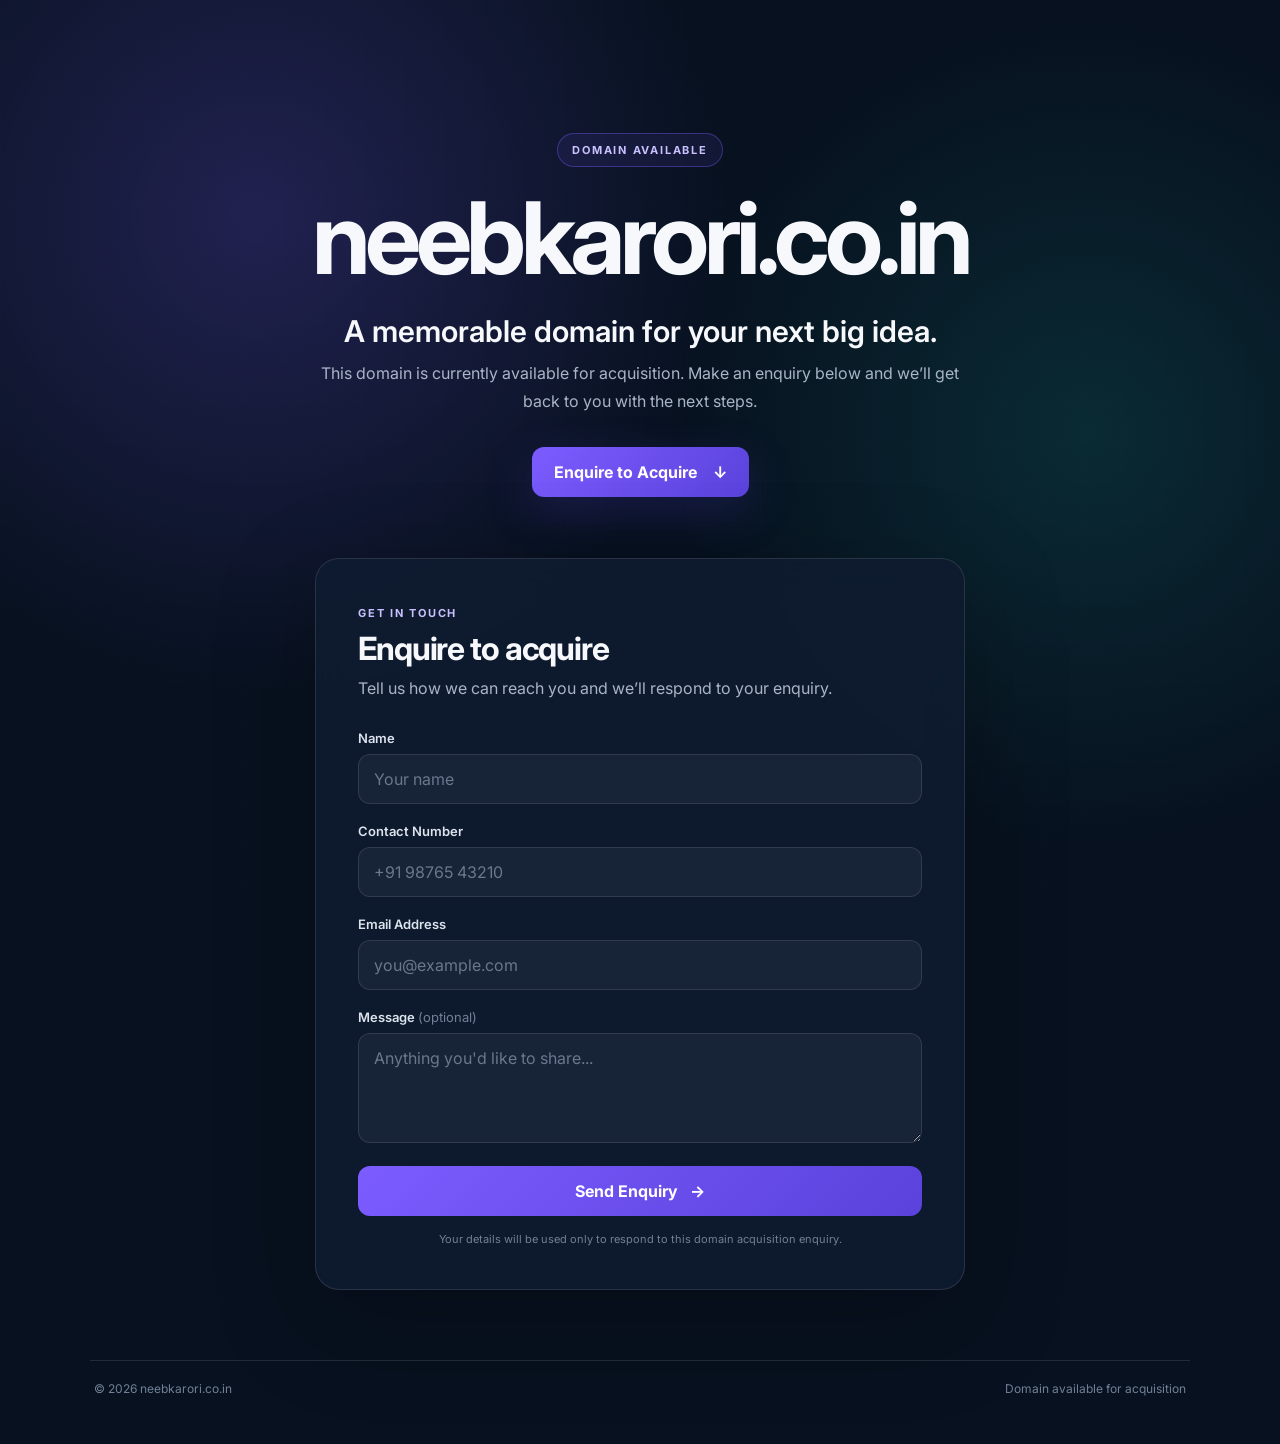
<file: index.html>
<!DOCTYPE html>
<html lang="en">
<head>
  <meta charset="UTF-8">
  <meta name="viewport" content="width=device-width, initial-scale=1.0">
  <meta name="description" content="This premium domain is available for acquisition. Enquire to acquire the domain.">
  <title>Domain For Sale | Enquire to Acquire</title>
  <link rel="preconnect" href="https://fonts.googleapis.com">
  <link rel="preconnect" href="https://fonts.gstatic.com" crossorigin>
  <link href="https://fonts.googleapis.com/css2?family=Inter:wght@400;500;600;700;800&display=swap" rel="stylesheet">
  <link rel="stylesheet" href="style.css">
</head>
<body>
  <main class="page">
    <section class="hero">
      <div class="badge">DOMAIN AVAILABLE</div>
      <h1><span id="domainName">neebkarori.co.in</span></h1>
      <p class="headline">A memorable domain for your next big idea.</p>
      <p class="subtext">
        This domain is currently available for acquisition. Make an enquiry below
        and we’ll get back to you with the next steps.
      </p>
      <a class="cta" href="#enquire">Enquire to Acquire <span>↓</span></a>
    </section>

    <section class="form-card" id="enquire">
      <div class="form-heading">
        <div>
          <div class="eyebrow">GET IN TOUCH</div>
          <h2>Enquire to acquire</h2>
          <p>Tell us how we can reach you and we’ll respond to your enquiry.</p>
        </div>
      </div>

      <!-- FormSubmit provides email delivery for a static website.
           The first submission may require one-time activation of the email address. -->
      <form action="https://formsubmit.co/supendra.sharma@outlook.com" method="POST">
        <input type="hidden" name="_subject" value="New Domain Acquisition Enquiry">
        <input type="hidden" name="_captcha" value="true">
        <input type="hidden" name="_template" value="table">
        <input type="hidden" name="_next" value="thanks.html">

        <div class="field">
          <label for="name">Name</label>
          <input id="name" name="name" type="text" placeholder="Your name" autocomplete="name" required>
        </div>

        <div class="field">
          <label for="contact">Contact Number</label>
          <input id="contact" name="contact" type="tel" placeholder="+91 98765 43210" autocomplete="tel" required>
        </div>

        <div class="field">
          <label for="email">Email Address</label>
          <input id="email" name="email" type="email" placeholder="you@example.com" autocomplete="email" required>
        </div>

        <div class="field">
          <label for="message">Message <span>(optional)</span></label>
          <textarea id="message" name="message" rows="4" placeholder="Anything you'd like to share..."></textarea>
        </div>

        <button type="submit">Send Enquiry <span>→</span></button>
        <p class="privacy">Your details will be used only to respond to this domain acquisition enquiry.</p>
      </form>
    </section>

    <footer>
      <span>© <span id="year"></span> <span id="footerDomain">YourDomain.com</span></span>
      <span>Domain available for acquisition</span>
    </footer>
  </main>

  <script>
    // Change this once when deploying:
    const DOMAIN_NAME = "neebkarori.co.in";

    document.getElementById("domainName").textContent = DOMAIN_NAME;
    document.getElementById("footerDomain").textContent = DOMAIN_NAME;
    document.getElementById("year").textContent = new Date().getFullYear();
  </script>
</body>
</html>
</file>
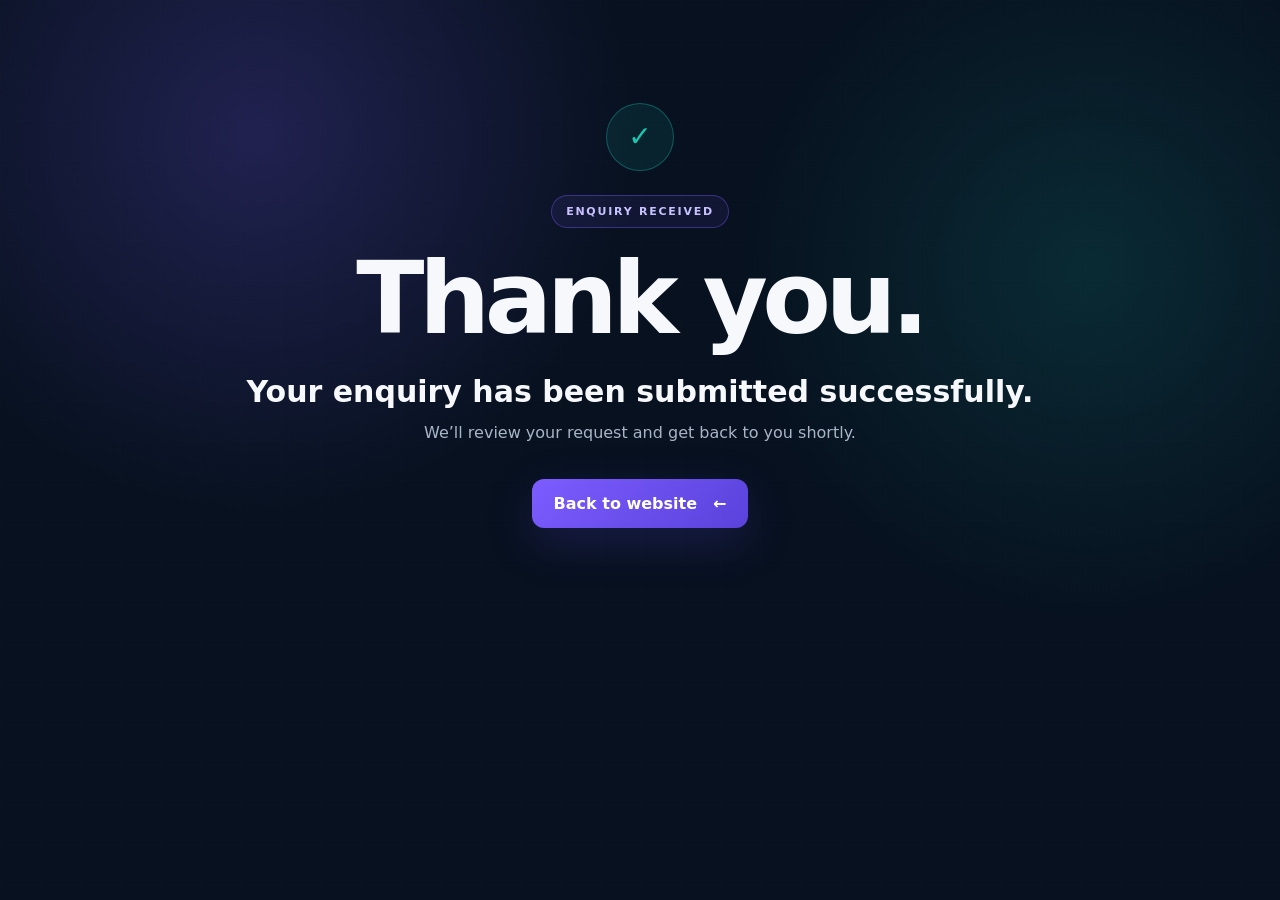
<file: thanks.html>
<!DOCTYPE html>
<html lang="en">
<head>
  <meta charset="UTF-8">
  <meta name="viewport" content="width=device-width, initial-scale=1.0">
  <title>Enquiry Received</title>
  <link rel="stylesheet" href="style.css">
</head>
<body>
  <main class="page thanks-page">
    <section class="hero">
      <div class="success">✓</div>
      <div class="badge">ENQUIRY RECEIVED</div>
      <h1>Thank you.</h1>
      <p class="headline">Your enquiry has been submitted successfully.</p>
      <p class="subtext">We’ll review your request and get back to you shortly.</p>
      <a class="cta" href="index.html">Back to website <span>←</span></a>
    </section>
  </main>
</body>
</html>
</file>
<file: style.css>
:root {
  --bg: #07111f;
  --card: rgba(15, 28, 48, 0.88);
  --text: #f6f8fb;
  --muted: #a9b5c6;
  --line: rgba(255,255,255,.11);
  --accent: #7c5cff;
  --accent2: #19c7b1;
}

* { box-sizing: border-box; }

html { scroll-behavior: smooth; }

body {
  margin: 0;
  min-height: 100vh;
  font-family: Inter, system-ui, -apple-system, BlinkMacSystemFont, "Segoe UI", sans-serif;
  color: var(--text);
  background:
    radial-gradient(circle at 20% 15%, rgba(124,92,255,.22), transparent 30%),
    radial-gradient(circle at 85% 30%, rgba(25,199,177,.14), transparent 28%),
    var(--bg);
}

body::before {
  content: "";
  position: fixed;
  inset: 0;
  pointer-events: none;
  opacity: .35;
  background-image:
    linear-gradient(rgba(255,255,255,.025) 1px, transparent 1px),
    linear-gradient(90deg, rgba(255,255,255,.025) 1px, transparent 1px);
  background-size: 40px 40px;
}

.page {
  width: min(1100px, calc(100% - 40px));
  margin: auto;
  padding: 72px 0 28px;
}

.hero {
  min-height: 54vh;
  display: flex;
  flex-direction: column;
  align-items: center;
  justify-content: center;
  text-align: center;
}

.badge, .eyebrow {
  display: inline-flex;
  letter-spacing: .16em;
  font-size: 11px;
  font-weight: 700;
  color: #c9c1ff;
}

.badge {
  padding: 9px 14px;
  border: 1px solid rgba(124,92,255,.38);
  border-radius: 999px;
  background: rgba(124,92,255,.09);
  margin-bottom: 22px;
}

h1 {
  margin: 0;
  max-width: 1000px;
  font-size: clamp(46px, 9vw, 100px);
  line-height: .98;
  letter-spacing: -.055em;
  overflow-wrap: anywhere;
}

.headline {
  margin: 26px 0 10px;
  font-size: clamp(20px, 3vw, 30px);
  font-weight: 600;
}

.subtext {
  max-width: 650px;
  margin: 0 auto;
  color: var(--muted);
  line-height: 1.75;
  font-size: 16px;
}

.cta {
  display: inline-flex;
  gap: 16px;
  align-items: center;
  margin-top: 32px;
  padding: 15px 22px;
  border-radius: 12px;
  color: white;
  text-decoration: none;
  font-weight: 700;
  background: linear-gradient(135deg, var(--accent), #5a42db);
  box-shadow: 0 15px 45px rgba(80,60,190,.25);
  transition: transform .2s ease, box-shadow .2s ease;
}

.cta:hover {
  transform: translateY(-2px);
  box-shadow: 0 18px 55px rgba(80,60,190,.38);
}

.form-card {
  max-width: 650px;
  margin: 0 auto 70px;
  padding: clamp(24px, 5vw, 42px);
  border: 1px solid var(--line);
  border-radius: 24px;
  background: var(--card);
  backdrop-filter: blur(18px);
  box-shadow: 0 30px 100px rgba(0,0,0,.25);
}

.form-heading h2 {
  margin: 8px 0 8px;
  font-size: 32px;
  letter-spacing: -.035em;
}

.form-heading p {
  color: var(--muted);
  margin: 0 0 28px;
  line-height: 1.6;
}

.field { margin-bottom: 19px; }

label {
  display: block;
  margin-bottom: 8px;
  font-size: 13px;
  font-weight: 600;
  color: #dce3ed;
}

label span { color: #718096; font-weight: 400; }

input, textarea {
  width: 100%;
  border: 1px solid var(--line);
  border-radius: 12px;
  padding: 14px 15px;
  color: var(--text);
  background: rgba(255,255,255,.045);
  font: inherit;
  outline: none;
  transition: border-color .2s, background .2s;
}

textarea { resize: vertical; min-height: 110px; }

input::placeholder, textarea::placeholder { color: #69788d; }

input:focus, textarea:focus {
  border-color: rgba(124,92,255,.75);
  background: rgba(255,255,255,.065);
}

button {
  width: 100%;
  border: 0;
  border-radius: 12px;
  padding: 15px;
  color: white;
  background: linear-gradient(135deg, var(--accent), #5a42db);
  font: inherit;
  font-weight: 700;
  cursor: pointer;
  transition: transform .2s ease, filter .2s ease;
}

button:hover { transform: translateY(-1px); filter: brightness(1.08); }

button span { margin-left: 8px; }

.privacy {
  margin: 15px 0 0;
  color: #718096;
  text-align: center;
  font-size: 11px;
  line-height: 1.5;
}

footer {
  display: flex;
  justify-content: space-between;
  gap: 15px;
  padding: 20px 4px;
  border-top: 1px solid var(--line);
  color: #718096;
  font-size: 12px;
}

.success {
  width: 68px;
  height: 68px;
  display: grid;
  place-items: center;
  margin-bottom: 24px;
  border: 1px solid rgba(25,199,177,.35);
  border-radius: 50%;
  background: rgba(25,199,177,.1);
  color: var(--accent2);
  font-size: 28px;
}

@media (max-width: 600px) {
  .page { width: min(100% - 24px, 1100px); padding-top: 30px; }
  .hero { min-height: 58vh; }
  footer { flex-direction: column; text-align: center; }
}
</file>
